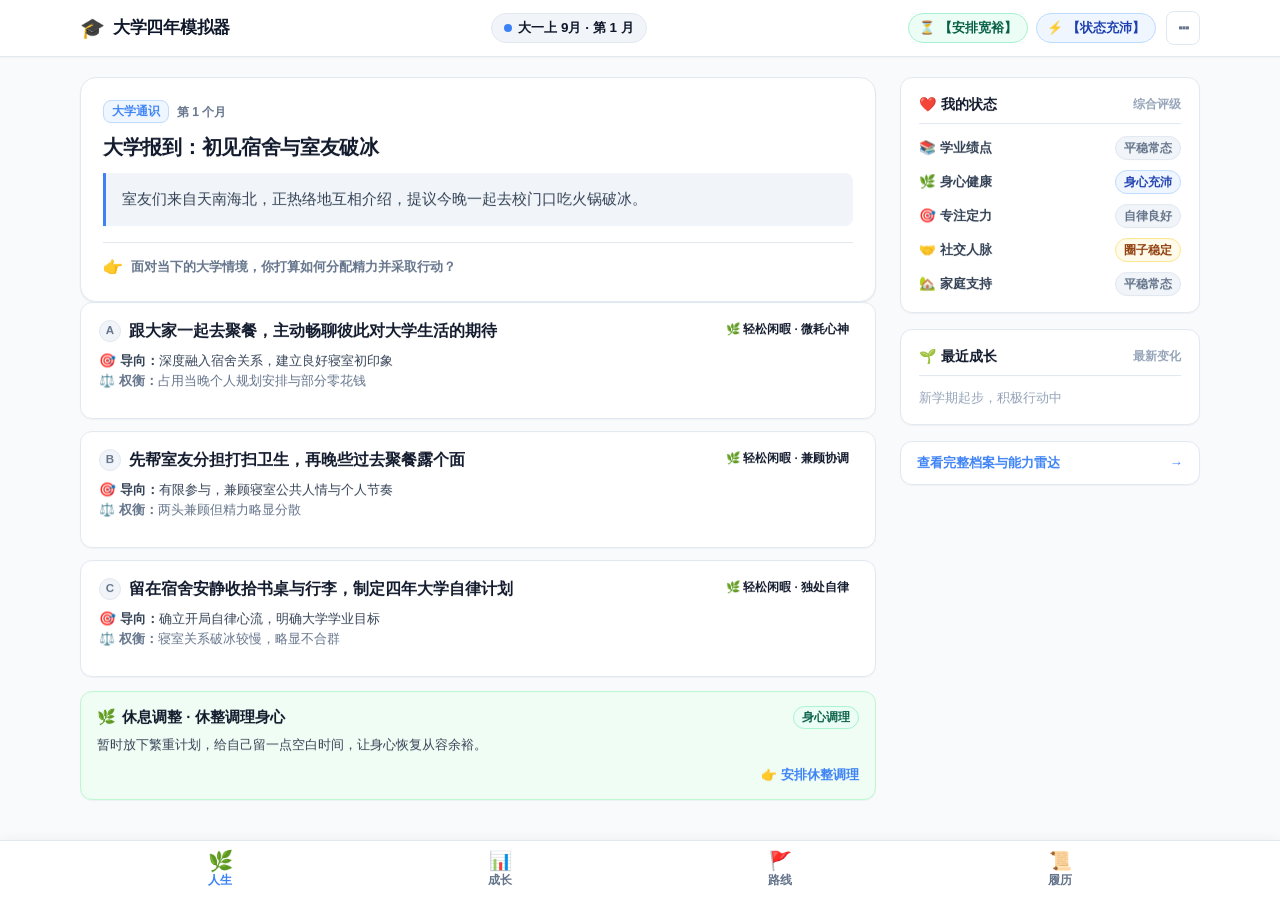
<file: index.html>
<!DOCTYPE html>
<html lang="zh-CN">
<head>
  <meta charset="UTF-8">
  <meta http-equiv="Cache-Control" content="no-cache, must-revalidate">
  <meta http-equiv="Pragma" content="no-cache">
  <meta http-equiv="Expires" content="0">
  <meta http-equiv="refresh" content="0; url=university-simulator-demo/index.html">
  <title>大学四年模拟器 v2.0 - 正在进入游戏...</title>
</head>
<body>
  <p>正在进入游戏，如果未自动跳转，请<a href="university-simulator-demo/index.html">点击这里直接进入</a>。</p>
</body>
</html>
</file>
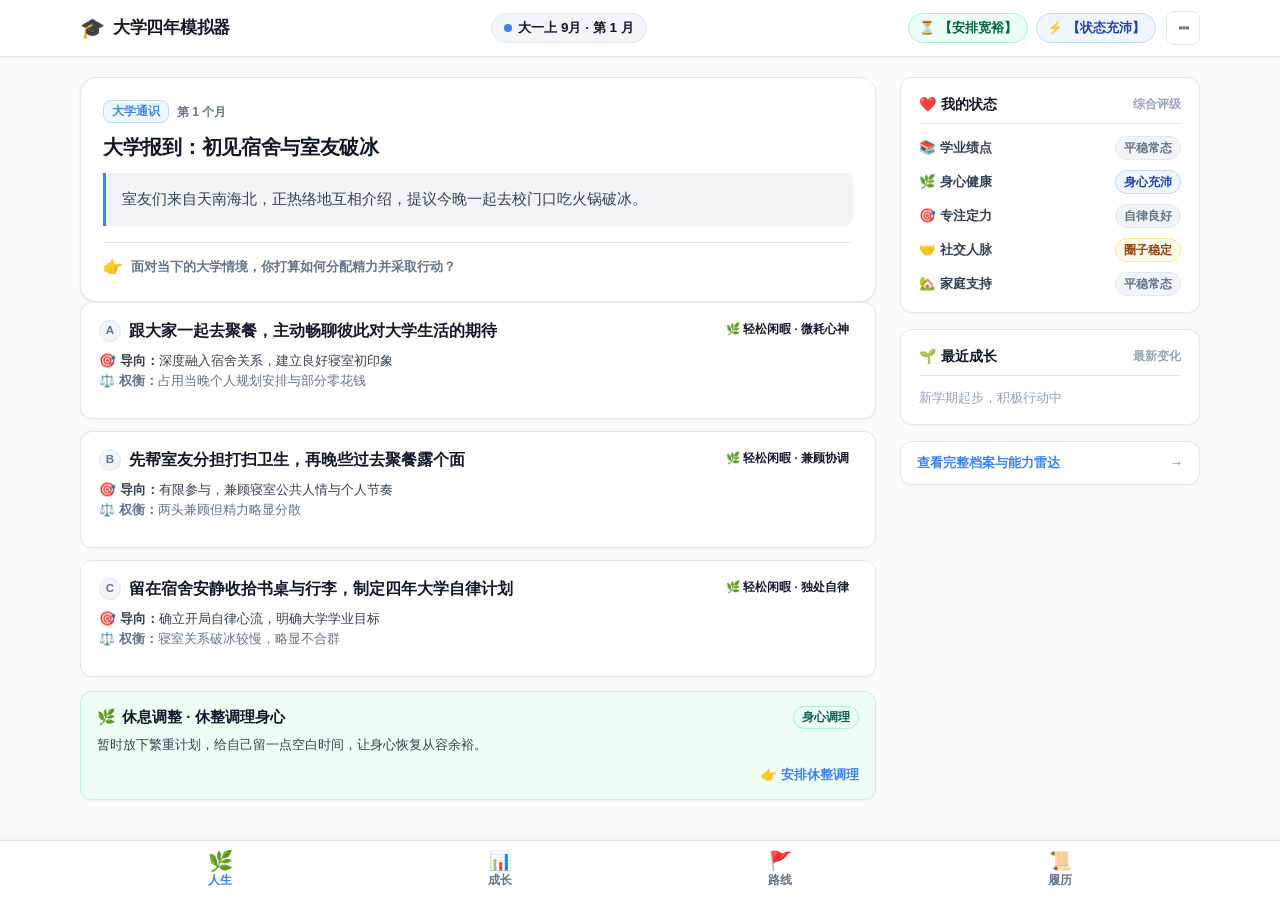
<file: university-simulator-demo/index.html>
<!DOCTYPE html>
<html lang="zh-CN">
<head>
  <meta charset="UTF-8">
  <meta name="viewport" content="width=device-width, initial-scale=1.0, maximum-scale=1.0, user-scalable=no, viewport-fit=cover">
  <meta http-equiv="Cache-Control" content="no-cache, must-revalidate">
  <meta http-equiv="Pragma" content="no-cache">
  <meta http-equiv="Expires" content="0">
  <title>大学四年模拟器 - 沉浸式人生模拟系统</title>
  <meta name="description" content="大学四年模拟器 - 体验真实大学四年的成长、抉择与人生轨迹">
  <!-- Static Asset Version: 20260827-02 -->
  <link rel="stylesheet" href="css/style.css?v=20260827-02">
</head>
<body>
  <!-- 顶部极简状态栏 (Top Status Bar) -->
  <header class="top-bar">
    <div class="top-bar-inner">
      <div class="top-bar-left">
        <div class="brand">
          <span class="brand-icon">🎓</span>
          <span class="brand-title">大学四年模拟器</span>
        </div>
      </div>
      <div class="top-bar-center">
        <div class="stage-badge" id="top-stage-badge">
          <span class="stage-dot"></span>
          <span id="top-stage-text">大一上 · 9月</span>
        </div>
      </div>
      <div class="top-bar-right">
        <div class="resource-group">
          <div class="res-item res-tu" id="res-tu-chip" title="自由时间：本月自主安排时间">
            <span class="res-icon">⏳</span>
            <span class="res-val" id="top-tu-val">【安排宽裕】</span>
          </div>
          <div class="res-item res-ep" id="res-ep-chip" title="精力状态：当前身心精力充沛">
            <span class="res-icon">⚡</span>
            <span class="res-val" id="top-ep-val">【状态充沛】</span>
          </div>
        </div>
        <button class="btn-icon-menu" id="btn-open-menu" title="游戏设置与更多操作" aria-label="更多菜单">
          <span>⋯</span>
        </button>
      </div>
    </div>
  </header>

  <!-- 主容器 (4大一级页面由底栏切换) -->
  <main class="app-main">
    <!-- ================= 页面 1: 人生 (Life 主页面) ================= -->
    <section class="tab-panel active" id="panel-life">
      <div class="life-layout">
        <!-- 左侧核心决策流：当前事件 / 月度结算 -->
        <div class="life-main-col">
          <!-- 阶段 A: 当前事件决策卡 (Event Choice Phase) -->
          <div class="event-stage-view" id="event-stage-view">
            <!-- 多个事件时的轻量切换胶囊 -->
            <div class="event-switch-bar" id="event-switch-bar" style="display: none;">
              <span class="switch-label">📋 本月机遇：</span>
              <div class="switch-chips" id="event-switch-chips"></div>
            </div>

            <!-- 当前主事件卡 -->
            <div class="current-event-card" id="current-event-card">
              <div class="event-meta-row">
                <span class="event-tag" id="cur-event-pkg-tag">学业课程</span>
                <span class="event-month-tag" id="cur-event-month-tag">第 1 个月</span>
              </div>
              <h2 class="event-headline" id="cur-event-title">新起点：大学第一堂专业导论课</h2>
              <div class="event-narrative-box" id="cur-event-scene">
                <!-- 动态填充剧情叙事 -->
              </div>
              <div class="action-prompt-row">
                <span class="prompt-icon">👉</span>
                <span class="prompt-text">面对当下的大学情境，你打算如何分配精力并采取行动？</span>
              </div>
            </div>

            <!-- 可选行动卡片列表 -->
            <div class="action-cards-grid" id="action-cards-grid">
              <!-- 动态填充 3~4 个 Action Card -->
            </div>

            <!-- 系统通用行动：休息调整 -->
            <div class="system-rest-section" id="system-rest-section">
              <!-- 动态填充 🌿 休息调整卡片 -->
            </div>
          </div>

          <!-- 阶段 B: 本次行动反馈卡 (Action Result Phase) -->
          <div class="month-result-view" id="month-result-view" style="display: none;">
            <div class="result-card">
              <div class="result-header">
                <div class="result-badge">🌟 本次行动反馈</div>
                <h2 class="result-title" id="result-title">本次选择带来了新的变化</h2>
                <div class="result-subtitle" id="result-subtitle">大学生活的脚步正在稳步向前</div>
              </div>

              <!-- 叙事反馈 -->
              <div class="result-story-box">
                <div class="story-label">📖 经历反馈：</div>
                <div class="story-text" id="result-story-text">
                  <!-- 动态填入 choice.result_text -->
                </div>
              </div>

              <!-- 本次行动定性变化与收获 -->
              <div class="result-changes-box">
                <div class="changes-label">📈 成长与影响：</div>
                <div class="changes-tags-list" id="result-changes-list">
                  <!-- 动态填入翻译为人类语言的成长与损耗 -->
                </div>
              </div>

              <!-- 推进操作按钮区 (动态渲染: 继续安排本月 / 结束本月) -->
              <div class="result-footer" id="result-footer-actions">
                <div class="result-actions-row">
                  <button class="btn-primary-advance" id="btn-result-continue-month">
                    <span>👉 继续安排本月</span>
                  </button>
                  <button class="btn-secondary-advance" id="btn-result-next-month">
                    <span id="btn-next-month-text">结束本月，进入下个月</span>
                    <span class="btn-arrow">&rarr;</span>
                  </button>
                </div>
              </div>
            </div>
          </div>
        </div>

        <!-- 右侧极简速览栏 (Quick Status Sidebar) -->
        <aside class="life-sidebar-col">
          <!-- 极简生活状态 -->
          <div class="quick-card">
            <div class="quick-card-head">
              <span class="head-title">❤️ 我的状态</span>
              <span class="head-sub">综合评级</span>
            </div>
            <div class="quick-status-list" id="quick-status-list">
              <!-- 动态填入 5 个核心生活状态 (学业, 健康, 心态, 社交, 家庭) -->
            </div>
          </div>

          <!-- 最近成长简讯 -->
          <div class="quick-card">
            <div class="quick-card-head">
              <span class="head-title">🌱 最近成长</span>
              <span class="head-sub">最新变化</span>
            </div>
            <div class="recent-growth-list" id="recent-growth-list">
              <!-- 动态填入最新 2~3 项正向能力沉淀 -->
            </div>
          </div>

          <!-- 前往完整档案快捷入口 -->
          <button class="btn-link-growth" id="link-to-growth-btn">
            <span>查看完整档案与能力雷达</span>
            <span class="link-arrow">&rarr;</span>
          </button>
        </aside>
      </div>
    </section>

    <!-- ================= 页面 2: 成长 (Growth 完整状态与能力) ================= -->
    <section class="tab-panel" id="panel-growth">
      <div class="panel-inner-container">
        <div class="panel-header">
          <h2 class="panel-title">📊 个人成长档案</h2>
          <p class="panel-desc">记录你在大学四年中的生活状态平衡与七大核心能力资产沉淀</p>
        </div>

        <!-- 第一层：五大基础生活状态 -->
        <div class="growth-section-card">
          <div class="card-section-title">
            <span>❤️ 基础生活状态 (Life States)</span>
          </div>
          <div class="states-grid" id="growth-basic-states-grid">
            <!-- 动态渲染学业、健康、心态、社交、家庭 -->
          </div>
        </div>

        <!-- 第二层：七大能力沉淀资产与雷达图 -->
        <div class="growth-section-card">
          <div class="card-section-title">
            <span>⚡ 七大核心能力资产 (Core Assets)</span>
          </div>
          <div class="growth-radar-wrapper" id="growth-radar-wrapper">
            <!-- 动态渲染七边形 SVG 能力雷达图 -->
          </div>
          <div class="capabilities-grid" id="growth-cap-grid">
            <!-- 动态渲染作品集, 科研, 硬技能, 交付力, 口碑, 专注, AI深度 -->
          </div>
        </div>
      </div>
    </section>

    <!-- ================= 页面 3: 路线 (Routes 发展规划与路径) ================= -->
    <section class="tab-panel" id="panel-routes">
      <div class="panel-inner-container">
        <div class="panel-header">
          <h2 class="panel-title">🚩 毕业发展路径规划</h2>
          <p class="panel-desc">探索并推进校招就业、名校推免、考研统考与极客创业等多元方向</p>
        </div>

        <!-- 路线卡片容器 (渐进式展开) -->
        <div class="routes-container" id="routes-cards-container">
          <!-- 动态渲染 4 大发展路线与展开详情 -->
        </div>
      </div>
    </section>

    <!-- ================= 页面 4: 履历 (History 人生经历与成果) ================= -->
    <section class="tab-panel" id="panel-history">
      <div class="panel-inner-container">
        <div class="panel-header">
          <h2 class="panel-title">📜 大学人生履历与里程碑</h2>
          <p class="panel-desc">沉淀四年里的每一次关键抉择、里程碑成就、项目科研与毕业成果</p>
        </div>

        <!-- 履历子导航 -->
        <div class="history-subtabs">
          <button class="subtab-btn active" data-subtab="timeline">⏱️ 人生大事记</button>
          <button class="subtab-btn" data-subtab="milestones">🏆 关键里程碑</button>
          <button class="subtab-btn" data-subtab="projects">💻 STAR 项目库</button>
          <button class="subtab-btn" data-subtab="resume-view">🎓 毕业成果与简历</button>
        </div>

        <!-- 子页面 1: 人生大事记时间轴 -->
        <div class="history-subpanel active" id="subpanel-timeline">
          <div class="timeline-container" id="history-timeline-list">
            <!-- 动态渲染按学期分组的时间轴 -->
          </div>
        </div>

        <!-- 子页面 2: 关键里程碑 -->
        <div class="history-subpanel" id="subpanel-milestones" style="display: none;">
          <div class="milestones-grid" id="history-milestones-grid">
            <!-- 动态渲染人生经历/里程碑成就徽章 -->
          </div>
        </div>

        <!-- 子页面 3: STAR 项目经历库 -->
        <div class="history-subpanel" id="subpanel-projects" style="display: none;">
          <div class="projects-list" id="history-projects-list">
            <!-- 动态渲染积累的 STAR 项目与科研经历 -->
          </div>
        </div>

        <!-- 子页面 4: 毕业成果预览 / 正式简历 -->
        <div class="history-subpanel" id="subpanel-resume-view" style="display: none;">
          <div class="resume-preview-container" id="history-resume-preview">
            <!-- 动态渲染：未毕业显示成型中提示，毕业后展示双视图 -->
          </div>
        </div>
      </div>
    </section>
  </main>

  <!-- 底部固定一级导航栏 (Bottom Navigation) -->
  <nav class="bottom-nav">
    <div class="bottom-nav-inner">
      <button class="nav-item active" data-tab="life" id="nav-btn-life">
        <span class="nav-icon">🌿</span>
        <span class="nav-text">人生</span>
      </button>
      <button class="nav-item" data-tab="growth" id="nav-btn-growth">
        <span class="nav-icon">📊</span>
        <span class="nav-text">成长</span>
      </button>
      <button class="nav-item" data-tab="routes" id="nav-btn-routes">
        <span class="nav-icon">🚩</span>
        <span class="nav-text">路线</span>
      </button>
      <button class="nav-item" data-tab="history" id="nav-btn-history">
        <span class="nav-icon">📜</span>
        <span class="nav-text">履历</span>
      </button>
    </div>
  </nav>

  <!-- ================= 弹窗系统 ================= -->

  <!-- 1. 游戏主菜单弹窗 (Settings / Menu Modal) -->
  <div class="modal-overlay" id="menu-modal" style="display: none;">
    <div class="modal-card menu-modal-card">
      <div class="modal-header">
        <h3 class="modal-title">⚙️ 游戏菜单与设置</h3>
        <button class="btn-close" id="btn-close-menu">&times;</button>
      </div>
      <div class="menu-list">
        <button class="menu-item" id="menu-btn-save">
          <div class="menu-item-icon">💾</div>
          <div class="menu-item-info">
            <div class="menu-item-title">保存游戏进度</div>
            <div class="menu-item-desc">将当前大学人生存档保存在本地浏览器</div>
          </div>
        </button>
        <button class="menu-item" id="menu-btn-load">
          <div class="menu-item-icon">📂</div>
          <div class="menu-item-info">
            <div class="menu-item-title">读取已有存档</div>
            <div class="menu-item-desc">恢复最近一次保存的游戏进度</div>
          </div>
        </button>
        <button class="menu-item" id="menu-btn-restart">
          <div class="menu-item-icon">🔄</div>
          <div class="menu-item-info">
            <div class="menu-item-title">重新开始人生</div>
            <div class="menu-item-desc">重置为大一 9 月新生初始状态</div>
          </div>
        </button>
        <button class="menu-item" id="menu-btn-open-debug">
          <div class="menu-item-icon">🛠️</div>
          <div class="menu-item-info">
            <div class="menu-item-title">开发者调试与演练工具</div>
            <div class="menu-item-desc">快速预设演练、属性调整、月份跳转与结局测试</div>
          </div>
        </button>
      </div>
    </div>
  </div>

  <!-- 2. 开发者调试与演练工具弹窗 (Debug Console Modal - 隐藏在菜单与URL中) -->
  <div class="modal-overlay" id="debug-modal" style="display: none;">
    <div class="modal-card debug-modal-card">
      <div class="modal-header">
        <h3 class="modal-title">🛠️ 开发者与测试演练控制台 (Debug Console)</h3>
        <button class="btn-close" id="btn-close-debug">&times;</button>
      </div>
      <div class="debug-modal-body">
        <div class="debug-block">
          <div class="debug-block-title">⚡ 核心路线一键演练预设 (Playtest Presets)</div>
          <div class="debug-presets-grid">
            <button class="btn-debug-preset" id="dbg-route-a">Route A: 极客工程实战 + 顶级大厂 SSP (E04)</button>
            <button class="btn-debug-preset" id="dbg-route-b">Route B: 顶尖名校学术保研推免 (E01)</button>
            <button class="btn-debug-preset" id="dbg-route-c">Route C: 统考高分金榜题名 (E03)</button>
            <button class="btn-debug-preset" id="dbg-route-d">Route D: 稳健发展·优质名企骨干 (E06)</button>
            <button class="btn-debug-preset" id="dbg-route-e">Route E: 极客创业·具身智能核心力量 (E05)</button>
          </div>
        </div>

        <div class="debug-block">
          <div class="debug-block-title">⏱️ 月份快速跳转</div>
          <div class="debug-jump-row">
            <select class="debug-select" id="dbg-month-select"></select>
            <button class="btn-debug-action" id="dbg-btn-jump-month">跳转至指定月份</button>
          </div>
        </div>

        <div class="debug-block">
          <div class="debug-block-title">🏆 结局直接测试</div>
          <div class="debug-ending-btns" id="dbg-ending-btns">
            <!-- 动态生成 E01~E15 快捷测试按钮 -->
          </div>
        </div>

        <div class="debug-block">
          <div class="debug-block-title">🔍 原始状态查看 (Raw State Inspector)</div>
          <pre class="debug-json-view" id="dbg-raw-state"></pre>
        </div>
      </div>
    </div>
  </div>

  <!-- 3. 毕业大结局与简历全屏弹窗 (Graduation & Resume Modal) -->
  <div class="modal-overlay" id="resume-modal-overlay" style="display: none;">
    <div class="modal-card resume-modal-card">
      <div class="resume-modal-top">
        <div class="resume-nav-tabs">
          <button class="resume-tab-btn active" id="tab-btn-certificate">🎓 毕业去向荣誉证书</button>
          <button class="resume-tab-btn" id="tab-btn-resume">📄 大赛级标准毕业简历</button>
        </div>
        <button class="btn-close-modal" id="btn-close-resume">&times;</button>
      </div>
      <div class="resume-modal-body" id="resume-modal-body">
        <!-- 动态渲染最终毕业简历与结局证书 -->
      </div>
    </div>
  </div>

  <!-- 脚本载入 (统一静态资源版本: 20260827-02) -->
  <script src="js/state.js?v=20260827-02"></script>
  <script src="js/engine.js?v=20260827-02"></script>
  <script src="js/events_embed.js?v=20260827-02"></script>
  <script src="js/app.js?v=20260827-02"></script>
</body>
</html>
</file>
<file: university-simulator-demo/css/style.css>
/* ==========================================================================
   大学四年模拟器 - 沉浸式人生模拟系统全端响应式样式表 (style.css)
   
   【分区架构】：
   1. Design Tokens & CSS Variables
   2. Base Reset & Global Typography (Touch, Safe Area & Font Fallbacks)
   3. Desktop Layout & Components (Base Layout >= 1200px)
   4. Tablet Layout (768px ~ 1199px - Landscape & Portrait)
   5. Mobile Layout (< 768px - Portrait Single Column & Touch Ergonomics)
   6. Small Mobile Optimization (<= 380px - iPhone SE / 320x568 / 360x640)
   7. Mobile Landscape Optimization (max-height <= 500px)
   8. Modals, Bottom Sheets & Overlay System
   9. Heptagon SVG Radar Chart
   ========================================================================== */

/* ================= 1. Design Tokens & CSS Variables ================= */
:root {
  /* 基础中性色彩 */
  --bg-app: #f8fafc;
  --bg-card: #ffffff;
  --bg-card-subtle: #f1f5f9;
  --bg-card-muted: #f8fafc;
  --bg-overlay: rgba(15, 23, 42, 0.65);

  /* 主题与语义色 */
  --primary: #3b82f6;
  --primary-hover: #2563eb;
  --primary-light: #eff6ff;
  --primary-border: #bfdbfe;

  --success: #10b981;
  --success-light: #ecfdf5;
  --success-border: #a7f3d0;

  --warning: #f59e0b;
  --warning-light: #fffbeb;
  --warning-border: #fde68a;

  --danger: #ef4444;
  --danger-light: #fef2f2;
  --danger-border: #fecaca;

  --indigo: #6366f1;
  --indigo-light: #eef2ff;

  /* 文字颜色 */
  --text-main: #0f172a;
  --text-body: #334155;
  --text-muted: #64748b;
  --text-light: #94a3b8;
  --text-inverse: #ffffff;

  /* 边框与分割 */
  --border-subtle: #e2e8f0;
  --border-card: #e2e8f0;
  --border-focus: #cbd5e1;

  /* 阴影 */
  --shadow-xs: 0 1px 2px rgba(0, 0, 0, 0.04);
  --shadow-sm: 0 1px 3px rgba(0, 0, 0, 0.05), 0 1px 2px rgba(0, 0, 0, 0.03);
  --shadow-md: 0 4px 6px -1px rgba(0, 0, 0, 0.06), 0 2px 4px -2px rgba(0, 0, 0, 0.04);
  --shadow-lg: 0 10px 15px -3px rgba(0, 0, 0, 0.07), 0 4px 6px -4px rgba(0, 0, 0, 0.03);
  --shadow-float: 0 12px 24px -4px rgba(15, 23, 42, 0.1);

  /* 统一圆角 tokens */
  --radius-sm: 8px;
  --radius-card: 12px;
  --radius-lg: 16px;
  --radius-full: 9999px;

  /* 布局尺寸 tokens */
  --container-max-width: 1160px;
  --top-bar-height: 56px;
  --bottom-nav-height: 60px;

  /* 字体系统 (全平台兼顾: iOS / Android / Windows / macOS) */
  --font-sans: -apple-system, BlinkMacSystemFont, "Segoe UI", Roboto, "Noto Sans SC", "Source Han Sans SC", "PingFang SC", "Hiragino Sans GB", "Microsoft YaHei", "Helvetica Neue", Arial, sans-serif;
  --font-mono: ui-monospace, SFMono-Regular, Menlo, Monaco, Consolas, monospace;
}

/* ================= 2. Base Reset & Global Typography ================= */
*, *::before, *::after {
  box-sizing: border-box;
  margin: 0;
  padding: 0;
  -webkit-tap-highlight-color: transparent;
}

html {
  width: 100%;
  height: 100%;
  overflow-x: hidden;
  -webkit-text-size-adjust: 100%;
  text-size-adjust: 100%;
}

body {
  width: 100%;
  min-height: 100%;
  min-height: 100dvh;
  background-color: var(--bg-app);
  color: var(--text-main);
  font-family: var(--font-sans);
  line-height: 1.5;
  -webkit-font-smoothing: antialiased;
  -moz-osx-font-smoothing: grayscale;
  display: flex;
  flex-direction: column;
  overflow-x: hidden;
}

button, input, select {
  font-family: inherit;
  touch-action: manipulation;
}

button {
  user-select: none;
  -webkit-user-select: none;
  cursor: pointer;
}

img, svg {
  max-width: 100%;
  height: auto;
  display: block;
}

/* ================= 3. Desktop Layout & Components (Base >= 1200px) ================= */

/* 顶部状态栏 */
.top-bar {
  width: 100%;
  background: var(--bg-card);
  border-bottom: 1px solid var(--border-subtle);
  position: sticky;
  top: 0;
  z-index: 50;
  box-shadow: var(--shadow-xs);
  padding-top: env(safe-area-inset-top, 0px);
}

.top-bar-inner {
  width: 100%;
  max-width: var(--container-max-width);
  margin: 0 auto;
  padding: 0 20px;
  height: var(--top-bar-height);
  display: flex;
  justify-content: space-between;
  align-items: center;
  gap: 12px;
}

.top-bar-left {
  display: flex;
  align-items: center;
  flex-shrink: 0;
}

.top-bar-left .brand {
  display: flex;
  align-items: center;
  gap: 8px;
}

.brand-icon {
  font-size: 1.25rem;
  line-height: 1;
}

.brand-title {
  font-size: 1.05rem;
  font-weight: 800;
  color: var(--text-main);
  letter-spacing: -0.3px;
  white-space: nowrap;
}

.top-bar-center {
  display: flex;
  align-items: center;
  justify-content: center;
  flex: 1;
  min-width: 0;
}

.stage-badge {
  display: inline-flex;
  align-items: center;
  gap: 6px;
  background: var(--bg-card-subtle);
  border: 1px solid var(--border-subtle);
  padding: 4px 12px;
  border-radius: var(--radius-full);
  font-size: 0.84rem;
  font-weight: 700;
  color: var(--text-main);
  white-space: nowrap;
}

.stage-dot {
  width: 8px;
  height: 8px;
  border-radius: 50%;
  background-color: var(--primary);
  flex-shrink: 0;
}

.top-bar-right {
  display: flex;
  align-items: center;
  gap: 10px;
  flex-shrink: 0;
}

.resource-group {
  display: flex;
  align-items: center;
  gap: 8px;
}

.res-item {
  display: inline-flex;
  align-items: center;
  gap: 4px;
  padding: 4px 10px;
  border-radius: var(--radius-full);
  font-size: 0.8rem;
  font-weight: 700;
  white-space: nowrap;
  user-select: none;
}

.res-tu {
  background: var(--success-light);
  border: 1px solid var(--success-border);
  color: #065f46;
}

.res-ep {
  background: var(--primary-light);
  border: 1px solid var(--primary-border);
  color: #1e40af;
}

.btn-icon-menu {
  background: transparent;
  border: 1px solid var(--border-subtle);
  width: 34px;
  height: 34px;
  border-radius: var(--radius-sm);
  display: inline-flex;
  align-items: center;
  justify-content: center;
  cursor: pointer;
  font-size: 1.15rem;
  font-weight: bold;
  color: var(--text-muted);
  transition: all 0.15s;
  flex-shrink: 0;
}

.btn-icon-menu:active {
  transform: scale(0.92);
}

.btn-icon-menu:hover {
  background: var(--bg-card-subtle);
  color: var(--text-main);
  border-color: var(--border-focus);
}

/* 主内容容器 */
.app-main {
  flex: 1;
  width: 100%;
  max-width: var(--container-max-width);
  margin: 0 auto;
  padding: 20px 20px calc(var(--bottom-nav-height) + env(safe-area-inset-bottom, 0px) + 16px) 20px;
  min-width: 0;
}

.tab-panel {
  display: none;
  width: 100%;
  min-width: 0;
  animation: fadeIn 0.2s ease-out;
}

.tab-panel.active {
  display: block;
}

@keyframes fadeIn {
  from { opacity: 0; transform: translateY(3px); }
  to { opacity: 1; transform: translateY(0); }
}

.panel-inner-container {
  display: flex;
  flex-direction: column;
  gap: 18px;
  width: 100%;
  min-width: 0;
}

.panel-header {
  margin-bottom: 2px;
}

.panel-title {
  font-size: 1.25rem;
  font-weight: 800;
  color: var(--text-main);
  letter-spacing: -0.3px;
}

.panel-desc {
  font-size: 0.86rem;
  color: var(--text-muted);
  margin-top: 2px;
}

/* ================= 页面 1: 人生 (Life View) ================= */
.life-layout {
  display: grid;
  grid-template-columns: minmax(0, 1fr) 300px;
  gap: 24px;
  align-items: start;
  width: 100%;
  min-width: 0;
}

.life-main-col {
  display: flex;
  flex-direction: column;
  gap: 16px;
  min-width: 0;
  width: 100%;
}

.life-sidebar-col {
  display: flex;
  flex-direction: column;
  gap: 16px;
  min-width: 0;
  width: 100%;
}

/* 多事件切换胶囊条 */
.event-switch-bar {
  display: flex;
  align-items: center;
  gap: 8px;
  margin-bottom: 4px;
  width: 100%;
  min-width: 0;
  overflow-x: auto;
  -webkit-overflow-scrolling: touch;
  scrollbar-width: none;
  padding-bottom: 4px;
}

.event-switch-bar::-webkit-scrollbar {
  display: none;
}

.switch-label {
  font-size: 0.8rem;
  color: var(--text-muted);
  white-space: nowrap;
  font-weight: 700;
  flex-shrink: 0;
}

.switch-chips {
  display: flex;
  flex-wrap: wrap;
  gap: 6px;
  flex: 1;
  min-width: 0;
}

.switch-chip {
  background: var(--bg-card);
  border: 1px solid var(--border-subtle);
  padding: 5px 12px;
  border-radius: var(--radius-full);
  font-size: 0.78rem;
  font-weight: 600;
  color: var(--text-body);
  cursor: pointer;
  transition: all 0.15s;
  max-width: 100%;
  overflow-wrap: anywhere;
  word-break: normal;
  white-space: nowrap;
  flex-shrink: 0;
}

.switch-chip:active {
  transform: scale(0.95);
}

.switch-chip:hover {
  border-color: var(--primary);
  color: var(--primary);
}

.switch-chip.active {
  background: var(--primary);
  color: #fff;
  border-color: var(--primary);
}

/* 当前主事件卡 */
.current-event-card {
  background: var(--bg-card);
  border: 1px solid var(--border-card);
  border-radius: var(--radius-lg);
  padding: 22px;
  box-shadow: var(--shadow-sm);
  width: 100%;
  min-width: 0;
}

.event-meta-row {
  display: flex;
  align-items: center;
  gap: 8px;
  margin-bottom: 10px;
}

.event-tag {
  background: var(--primary-light);
  color: var(--primary);
  border: 1px solid var(--primary-border);
  font-size: 0.72rem;
  font-weight: 700;
  padding: 2px 8px;
  border-radius: var(--radius-sm);
  text-transform: uppercase;
}

.event-month-tag {
  font-size: 0.75rem;
  color: var(--text-muted);
  font-weight: 600;
}

.event-headline {
  font-size: 1.25rem;
  font-weight: 800;
  color: var(--text-main);
  line-height: 1.4;
  margin-bottom: 12px;
  letter-spacing: -0.3px;
  overflow-wrap: anywhere;
  word-break: normal;
}

.event-narrative-box {
  background: var(--bg-card-subtle);
  border-left: 3.5px solid var(--primary);
  padding: 14px 16px;
  border-radius: 0 var(--radius-sm) var(--radius-sm) 0;
  font-size: 0.92rem;
  line-height: 1.7;
  color: var(--text-body);
  margin-bottom: 16px;
  overflow-wrap: anywhere;
  word-break: normal;
}

.action-prompt-row {
  display: flex;
  align-items: center;
  gap: 8px;
  font-size: 0.84rem;
  font-weight: 700;
  color: var(--text-muted);
  border-top: 1px solid var(--border-subtle);
  padding-top: 12px;
}

.prompt-icon {
  font-size: 1rem;
}

/* 行动选项卡片列表 */
.action-cards-grid {
  display: flex;
  flex-direction: column;
  gap: 12px;
  width: 100%;
  min-width: 0;
}

.action-card {
  background: var(--bg-card);
  border: 1.5px solid var(--border-card);
  border-radius: var(--radius-card);
  padding: 16px 18px;
  cursor: pointer;
  transition: all 0.18s cubic-bezier(0.4, 0, 0.2, 1);
  display: flex;
  flex-direction: column;
  gap: 8px;
  box-shadow: var(--shadow-xs);
  position: relative;
  width: 100%;
  min-width: 0;
  min-height: 44px;
}

.action-card:hover:not(.disabled) {
  border-color: var(--primary);
  transform: translateY(-2px);
  box-shadow: var(--shadow-md);
}

.action-card:active:not(.disabled) {
  transform: scale(0.985);
  background: var(--bg-card-subtle);
}

.action-card.disabled {
  opacity: 0.55;
  cursor: not-allowed;
  background: var(--bg-card-subtle);
}

.action-card-top {
  display: flex;
  justify-content: space-between;
  align-items: flex-start;
  gap: 10px;
  flex-wrap: wrap;
}

.action-card-title {
  font-size: 0.98rem;
  font-weight: 800;
  color: var(--text-main);
  display: flex;
  align-items: center;
  gap: 8px;
  flex: 1;
  min-width: 0;
  overflow-wrap: anywhere;
  word-break: normal;
}

.action-key-pill {
  width: 22px;
  height: 22px;
  border-radius: 50%;
  background: var(--bg-card-subtle);
  color: var(--text-muted);
  font-size: 0.72rem;
  font-weight: 800;
  display: inline-flex;
  align-items: center;
  justify-content: center;
  border: 1px solid var(--border-subtle);
  flex-shrink: 0;
}

.action-card:hover:not(.disabled) .action-key-pill {
  background: var(--primary);
  color: #fff;
  border-color: var(--primary);
}

.load-badge {
  font-size: 0.72rem;
  font-weight: 700;
  padding: 2px 8px;
  border-radius: var(--radius-full);
  white-space: nowrap;
  flex-shrink: 0;
}

.load-badge.lvl-0 { background: #f0fdf4; color: #166534; border: 1px solid #bbf7d0; }
.load-badge.lvl-1 { background: #eff6ff; color: #1e40af; border: 1px solid #bfdbfe; }
.load-badge.lvl-2 { background: #fffbeb; color: #92400e; border: 1px solid #fde68a; }
.load-badge.lvl-3 { background: #fef2f2; color: #991b1b; border: 1px solid #fecaca; }

.action-intent-text {
  font-size: 0.84rem;
  color: var(--text-body);
  line-height: 1.5;
  overflow-wrap: anywhere;
  word-break: normal;
}

.action-footer-row {
  display: flex;
  justify-content: space-between;
  align-items: center;
  flex-wrap: wrap;
  gap: 8px;
  margin-top: 4px;
  font-size: 0.78rem;
}

.action-cost-tags {
  display: flex;
  flex-wrap: wrap;
  gap: 6px;
  font-weight: 600;
  color: var(--text-muted);
}

.action-disabled-hint {
  color: var(--danger);
  font-size: 0.76rem;
  font-weight: 700;
}

.action-overdraft-warn {
  color: var(--warning);
  font-size: 0.76rem;
  font-weight: 700;
}

/* 系统级通用行动卡：休息调整 */
.system-rest-section {
  margin-top: 14px;
  width: 100%;
  min-width: 0;
}

.rest-action-card {
  background: #f0fdf4;
  border: 1.5px solid #bbf7d0;
  border-radius: var(--radius-card);
  padding: 14px 16px;
  cursor: pointer;
  transition: all 0.18s cubic-bezier(0.4, 0, 0.2, 1);
  display: flex;
  flex-direction: column;
  gap: 6px;
  box-shadow: var(--shadow-xs);
  width: 100%;
  min-width: 0;
  min-height: 44px;
}

.rest-action-card:hover:not(.disabled) {
  border-color: #22c55e;
  background: #dcfce7;
  transform: translateY(-2px);
  box-shadow: var(--shadow-md);
}

.rest-action-card:active:not(.disabled) {
  transform: scale(0.985);
}

.rest-action-card.disabled {
  opacity: 0.55;
  cursor: not-allowed;
  background: var(--bg-card-subtle);
  border-color: var(--border-subtle);
}

.rest-action-card.recovery-highlight {
  border-color: #f59e0b;
  background: #fffbeb;
  box-shadow: 0 0 0 2px rgba(245, 158, 11, 0.25);
}

.rest-card-head {
  display: flex;
  justify-content: space-between;
  align-items: center;
  gap: 8px;
  flex-wrap: wrap;
}

.rest-card-title {
  font-size: 0.94rem;
  font-weight: 800;
  color: var(--text-main);
  display: flex;
  align-items: center;
  gap: 6px;
}

.rest-badge {
  font-size: 0.72rem;
  font-weight: 700;
  padding: 2px 8px;
  border-radius: var(--radius-full);
  white-space: nowrap;
}

.rest-badge-normal {
  background: var(--success-light);
  color: #065f46;
  border: 1px solid var(--success-border);
}

.rest-badge-urgent {
  background: #fef2f2;
  color: #991b1b;
  border: 1px solid #fecaca;
}

.rest-desc-text {
  font-size: 0.84rem;
  color: var(--text-body);
  line-height: 1.5;
  overflow-wrap: anywhere;
  word-break: normal;
}

.rest-card-footer {
  display: flex;
  justify-content: flex-end;
  align-items: center;
  margin-top: 4px;
}

.rest-cta-text {
  font-size: 0.8rem;
  font-weight: 700;
  color: var(--primary);
}

/* 行动结果反馈卡 (Action Result Feedback Phase) */
.month-result-view {
  animation: fadeIn 0.25s ease-out;
  width: 100%;
  min-width: 0;
}

.result-card {
  background: var(--bg-card);
  border: 1px solid var(--border-card);
  border-radius: var(--radius-lg);
  padding: 24px 20px;
  box-shadow: var(--shadow-sm);
  display: flex;
  flex-direction: column;
  gap: 18px;
  width: 100%;
  min-width: 0;
}

.result-header {
  border-bottom: 1px solid var(--border-subtle);
  padding-bottom: 14px;
}

.result-badge {
  display: inline-block;
  background: var(--success-light);
  color: #065f46;
  border: 1px solid var(--success-border);
  font-size: 0.75rem;
  font-weight: 800;
  padding: 2px 10px;
  border-radius: var(--radius-full);
  margin-bottom: 8px;
}

.result-title {
  font-size: 1.25rem;
  font-weight: 800;
  color: var(--text-main);
  overflow-wrap: anywhere;
  word-break: normal;
}

.result-subtitle {
  font-size: 0.84rem;
  color: var(--text-muted);
  margin-top: 2px;
  overflow-wrap: anywhere;
}

.result-story-box {
  background: var(--bg-card-subtle);
  border: 1px solid var(--border-subtle);
  border-left: 4px solid var(--success);
  padding: 14px 16px;
  border-radius: 0 var(--radius-sm) var(--radius-sm) 0;
  overflow-wrap: anywhere;
  word-break: normal;
}

.story-label {
  font-size: 0.82rem;
  font-weight: 700;
  color: var(--text-muted);
  margin-bottom: 6px;
}

.story-text {
  font-size: 0.92rem;
  line-height: 1.7;
  color: var(--text-body);
  overflow-wrap: anywhere;
  word-break: normal;
}

.result-changes-box {
  background: #ffffff;
  border: 1px solid var(--border-subtle);
  border-radius: var(--radius-card);
  padding: 14px 16px;
}

.changes-label {
  font-size: 0.82rem;
  font-weight: 700;
  color: var(--text-muted);
  margin-bottom: 10px;
}

.changes-tags-list {
  display: flex;
  flex-wrap: wrap;
  gap: 8px;
}

.change-pill {
  display: inline-flex;
  align-items: center;
  gap: 5px;
  padding: 4px 10px;
  border-radius: var(--radius-full);
  font-size: 0.8rem;
  font-weight: 700;
}

.change-pill.pos {
  background: var(--success-light);
  color: #065f46;
  border: 1px solid var(--success-border);
}

.change-pill.neg {
  background: var(--danger-light);
  color: #991b1b;
  border: 1px solid var(--danger-border);
}

.change-pill.tag {
  background: var(--indigo-light);
  color: #3730a3;
  border: 1px solid #c7d2fe;
}

.result-actions-row {
  display: flex;
  gap: 12px;
  width: 100%;
  flex-wrap: wrap;
}

.result-actions-row .btn-primary-advance {
  flex: 1.2;
  min-width: 180px;
}

.btn-primary-advance {
  width: 100%;
  background: var(--primary);
  color: #ffffff;
  border: none;
  padding: 14px 24px;
  border-radius: var(--radius-card);
  font-size: 1rem;
  font-weight: 800;
  cursor: pointer;
  display: flex;
  align-items: center;
  justify-content: center;
  gap: 8px;
  box-shadow: var(--shadow-sm);
  min-height: 44px;
  transition: all 0.2s cubic-bezier(0.4, 0, 0.2, 1);
}

.btn-primary-advance:active {
  transform: scale(0.985);
}

.btn-primary-advance:hover {
  background: var(--primary-hover);
  box-shadow: var(--shadow-md);
}

.btn-secondary-advance {
  flex: 1;
  min-width: 160px;
  background: var(--bg-card-subtle);
  color: var(--text-body);
  border: 1.5px solid var(--border-subtle);
  padding: 14px 20px;
  border-radius: var(--radius-card);
  font-size: 0.94rem;
  font-weight: 700;
  cursor: pointer;
  display: flex;
  align-items: center;
  justify-content: center;
  gap: 8px;
  min-height: 44px;
  transition: all 0.15s ease;
}

.btn-secondary-advance:hover {
  background: #ffffff;
  border-color: var(--border-focus);
  color: var(--text-main);
}

.btn-secondary-advance:active {
  transform: scale(0.985);
}

/* 右侧人物简要状态 (Quick Status Sidebar) */
.quick-card {
  background: var(--bg-card);
  border: 1px solid var(--border-card);
  border-radius: var(--radius-card);
  padding: 16px 18px;
  box-shadow: var(--shadow-xs);
  width: 100%;
  min-width: 0;
}

.quick-card-head {
  display: flex;
  justify-content: space-between;
  align-items: center;
  margin-bottom: 12px;
  padding-bottom: 8px;
  border-bottom: 1px solid var(--border-subtle);
}

.head-title {
  font-size: 0.88rem;
  font-weight: 800;
  color: var(--text-main);
}

.head-sub {
  font-size: 0.72rem;
  color: var(--text-light);
  font-weight: 600;
}

.quick-status-list {
  display: flex;
  flex-direction: column;
  gap: 10px;
}

.quick-status-row {
  display: flex;
  justify-content: space-between;
  align-items: center;
  font-size: 0.84rem;
  gap: 8px;
}

.quick-status-name {
  font-weight: 600;
  color: var(--text-body);
  display: flex;
  align-items: center;
  gap: 6px;
  white-space: nowrap;
}

.quick-status-badge {
  font-size: 0.75rem;
  font-weight: 700;
  padding: 2px 8px;
  border-radius: var(--radius-full);
  white-space: nowrap;
}

.badge-success { background: var(--success-light); color: #065f46; border: 1px solid var(--success-border); }
.badge-primary { background: var(--primary-light); color: #1e40af; border: 1px solid var(--primary-border); }
.badge-warning { background: var(--warning-light); color: #92400e; border: 1px solid var(--warning-border); }
.badge-danger  { background: var(--danger-light); color: #991b1b; border: 1px solid var(--danger-border); }
.badge-neutral { background: var(--bg-card-subtle); color: var(--text-muted); border: 1px solid var(--border-subtle); }

.recent-growth-list {
  display: flex;
  flex-direction: column;
  gap: 8px;
}

.growth-item-row {
  display: flex;
  align-items: center;
  gap: 6px;
  font-size: 0.82rem;
  color: var(--text-body);
  overflow-wrap: anywhere;
}

.growth-item-icon {
  color: var(--success);
  font-weight: bold;
  flex-shrink: 0;
}

.btn-link-growth {
  background: var(--bg-card);
  border: 1px solid var(--border-card);
  padding: 12px 16px;
  border-radius: var(--radius-card);
  font-size: 0.84rem;
  font-weight: 700;
  color: var(--primary);
  display: flex;
  align-items: center;
  justify-content: space-between;
  cursor: pointer;
  min-height: 44px;
  transition: all 0.15s;
  box-shadow: var(--shadow-xs);
  width: 100%;
}

.btn-link-growth:active {
  transform: scale(0.985);
}

.btn-link-growth:hover {
  background: var(--primary-light);
  border-color: var(--primary-border);
}

/* ================= 页面 2: 成长 (Growth Page) ================= */
.growth-section-card {
  background: var(--bg-card);
  border: 1px solid var(--border-card);
  border-radius: var(--radius-card);
  padding: 18px 20px;
  box-shadow: var(--shadow-xs);
  width: 100%;
  min-width: 0;
}

.card-section-title {
  font-size: 0.96rem;
  font-weight: 800;
  color: var(--text-main);
  margin-bottom: 14px;
  padding-bottom: 8px;
  border-bottom: 1px solid var(--border-subtle);
  display: flex;
  justify-content: space-between;
  align-items: center;
}

.states-grid {
  display: grid;
  grid-template-columns: repeat(auto-fill, minmax(min(100%, 250px), 1fr));
  gap: 12px;
  width: 100%;
}

.state-card-item {
  background: var(--bg-card-subtle);
  border: 1px solid var(--border-subtle);
  border-radius: var(--radius-sm);
  padding: 12px 14px;
  display: flex;
  flex-direction: column;
  gap: 6px;
  min-width: 0;
}

.state-item-head {
  display: flex;
  justify-content: space-between;
  align-items: center;
  gap: 8px;
}

.state-item-name {
  font-size: 0.88rem;
  font-weight: 700;
  color: var(--text-main);
  white-space: nowrap;
}

.state-item-bar {
  height: 6px;
  background: #e2e8f0;
  border-radius: var(--radius-full);
  overflow: hidden;
}

.state-bar-fill {
  height: 100%;
  border-radius: var(--radius-full);
  background: var(--primary);
  transition: width 0.3s;
}

.state-item-desc {
  font-size: 0.78rem;
  color: var(--text-muted);
  overflow-wrap: anywhere;
}

.growth-radar-wrapper {
  display: flex;
  justify-content: center;
  align-items: center;
  margin: 10px 0 16px 0;
  width: 100%;
  min-width: 0;
}

.capabilities-grid {
  display: grid;
  grid-template-columns: repeat(auto-fill, minmax(min(100%, 220px), 1fr));
  gap: 12px;
  width: 100%;
}

.cap-card-item {
  background: var(--bg-card-subtle);
  border: 1px solid var(--border-subtle);
  border-radius: var(--radius-sm);
  padding: 12px 14px;
  display: flex;
  flex-direction: column;
  gap: 4px;
  min-width: 0;
}

.cap-card-top {
  display: flex;
  justify-content: space-between;
  align-items: center;
  gap: 8px;
}

.cap-card-title {
  font-size: 0.86rem;
  font-weight: 700;
  color: var(--text-main);
  white-space: nowrap;
}

.cap-card-desc {
  font-size: 0.78rem;
  color: var(--text-muted);
  overflow-wrap: anywhere;
}

/* ================= 页面 3: 路线 (Routes Page) ================= */
.routes-container {
  display: flex;
  flex-direction: column;
  gap: 14px;
  width: 100%;
  min-width: 0;
}

.route-card {
  background: var(--bg-card);
  border: 1px solid var(--border-card);
  border-radius: var(--radius-card);
  padding: 18px 20px;
  box-shadow: var(--shadow-xs);
  transition: all 0.2s;
  width: 100%;
  min-width: 0;
}

.route-card.expanded {
  border-color: var(--primary-border);
  box-shadow: var(--shadow-sm);
}

.route-card-header {
  display: flex;
  justify-content: space-between;
  align-items: center;
  flex-wrap: wrap;
  gap: 10px;
  cursor: pointer;
  min-height: 44px;
}

.route-title-group {
  display: flex;
  align-items: center;
  gap: 8px;
  min-width: 0;
}

.route-icon {
  font-size: 1.25rem;
  flex-shrink: 0;
}

.route-name {
  font-size: 1rem;
  font-weight: 800;
  color: var(--text-main);
  overflow-wrap: anywhere;
}

.route-progress-wrap {
  display: flex;
  align-items: center;
  gap: 10px;
  flex-wrap: wrap;
}

.route-progress-bar-container {
  width: 100px;
  height: 8px;
  background: var(--bg-card-subtle);
  border-radius: var(--radius-full);
  overflow: hidden;
}

.route-progress-bar-fill {
  height: 100%;
  background: var(--primary);
  border-radius: var(--radius-full);
}

.route-expand-btn {
  background: transparent;
  border: none;
  font-size: 0.82rem;
  color: var(--text-muted);
  cursor: pointer;
  white-space: nowrap;
  min-height: 32px;
  display: inline-flex;
  align-items: center;
}

.route-summary-text {
  font-size: 0.86rem;
  color: var(--text-body);
  margin-top: 8px;
  line-height: 1.6;
  overflow-wrap: anywhere;
}

.route-detail-drawer {
  margin-top: 14px;
  padding-top: 14px;
  border-top: 1px dashed var(--border-subtle);
  display: flex;
  flex-direction: column;
  gap: 10px;
  animation: fadeIn 0.2s ease-out;
}

.route-detail-block {
  display: flex;
  flex-direction: column;
  gap: 3px;
}

.detail-block-label {
  font-size: 0.78rem;
  font-weight: 700;
  color: var(--text-muted);
}

.detail-block-content {
  font-size: 0.84rem;
  color: var(--text-body);
  line-height: 1.5;
  overflow-wrap: anywhere;
}

/* ================= 页面 4: 履历 (History Page) ================= */
.history-subtabs {
  display: flex;
  gap: 8px;
  border-bottom: 1px solid var(--border-subtle);
  padding-bottom: 10px;
  margin-bottom: 14px;
  overflow-x: auto;
  width: 100%;
  min-width: 0;
  -webkit-overflow-scrolling: touch;
  scrollbar-width: none;
}

.history-subtabs::-webkit-scrollbar {
  display: none;
}

.subtab-btn {
  background: transparent;
  border: 1px solid var(--border-subtle);
  padding: 8px 16px;
  border-radius: var(--radius-full);
  font-size: 0.82rem;
  font-weight: 700;
  color: var(--text-body);
  cursor: pointer;
  white-space: nowrap;
  transition: all 0.15s;
  flex-shrink: 0;
  min-height: 38px;
}

.subtab-btn:hover {
  background: var(--bg-card-subtle);
}

.subtab-btn.active {
  background: var(--primary);
  color: #fff;
  border-color: var(--primary);
}

.timeline-container {
  display: flex;
  flex-direction: column;
  gap: 12px;
  width: 100%;
  min-width: 0;
}

.timeline-item {
  background: var(--bg-card);
  border: 1px solid var(--border-card);
  border-radius: var(--radius-card);
  padding: 14px 16px;
  box-shadow: var(--shadow-xs);
  display: flex;
  flex-direction: column;
  gap: 6px;
  width: 100%;
  min-width: 0;
}

.timeline-item-head {
  display: flex;
  justify-content: space-between;
  align-items: center;
  gap: 8px;
  flex-wrap: wrap;
}

.timeline-month-badge {
  font-size: 0.76rem;
  font-weight: 700;
  color: var(--primary);
}

.timeline-title {
  font-size: 0.92rem;
  font-weight: 800;
  color: var(--text-main);
  overflow-wrap: anywhere;
}

.timeline-desc {
  font-size: 0.84rem;
  color: var(--text-body);
  line-height: 1.6;
  overflow-wrap: anywhere;
}

.timeline-tags {
  display: flex;
  flex-wrap: wrap;
  gap: 6px;
  margin-top: 4px;
}

.milestones-grid {
  display: grid;
  grid-template-columns: repeat(auto-fill, minmax(min(100%, 240px), 1fr));
  gap: 10px;
  width: 100%;
}

.milestone-badge-card {
  background: var(--bg-card);
  border: 1px solid var(--border-card);
  border-radius: var(--radius-card);
  padding: 12px 14px;
  display: flex;
  align-items: flex-start;
  gap: 10px;
  box-shadow: var(--shadow-xs);
  min-width: 0;
}

.milestone-card-icon {
  font-size: 1.25rem;
  flex-shrink: 0;
}

.milestone-card-title {
  font-size: 0.88rem;
  font-weight: 800;
  color: var(--text-main);
  overflow-wrap: anywhere;
}

.milestone-card-desc {
  font-size: 0.76rem;
  color: var(--text-muted);
  margin-top: 2px;
  overflow-wrap: anywhere;
}

.projects-list {
  display: flex;
  flex-direction: column;
  gap: 12px;
  width: 100%;
  min-width: 0;
}

.project-card {
  background: var(--bg-card);
  border: 1px solid var(--border-card);
  border-radius: var(--radius-card);
  padding: 14px 16px;
  box-shadow: var(--shadow-xs);
  width: 100%;
  min-width: 0;
}

.project-card-top {
  display: flex;
  justify-content: space-between;
  align-items: center;
  gap: 8px;
  margin-bottom: 6px;
  flex-wrap: wrap;
}

.project-card-name {
  font-size: 0.92rem;
  font-weight: 800;
  color: var(--text-main);
  overflow-wrap: anywhere;
}

.project-role-tag {
  background: var(--bg-card-subtle);
  border: 1px solid var(--border-subtle);
  font-size: 0.72rem;
  font-weight: 700;
  padding: 2px 8px;
  border-radius: var(--radius-sm);
  color: var(--text-body);
  white-space: nowrap;
}

.project-desc-bullets {
  padding-left: 18px;
  font-size: 0.82rem;
  color: var(--text-body);
  line-height: 1.6;
  overflow-wrap: anywhere;
}

/* ================= 底部固定导航 (Bottom Nav) ================= */
.bottom-nav {
  position: fixed;
  bottom: 0;
  left: 0;
  right: 0;
  width: 100%;
  height: var(--bottom-nav-height);
  background: var(--bg-card);
  border-top: 1px solid var(--border-subtle);
  z-index: 100;
  box-shadow: 0 -2px 10px rgba(0, 0, 0, 0.04);
  padding-bottom: env(safe-area-inset-bottom, 0px);
}

.bottom-nav-inner {
  width: 100%;
  max-width: var(--container-max-width);
  margin: 0 auto;
  height: 100%;
  display: flex;
  justify-content: space-around;
  align-items: center;
  padding: 0 20px;
}

.nav-item {
  flex: 1;
  max-width: 160px;
  height: 100%;
  background: transparent;
  border: none;
  display: flex;
  flex-direction: column;
  align-items: center;
  justify-content: center;
  gap: 2px;
  cursor: pointer;
  color: var(--text-muted);
  transition: all 0.15s;
  min-height: 44px;
}

.nav-icon {
  font-size: 1.15rem;
  line-height: 1;
}

.nav-text {
  font-size: 0.75rem;
  font-weight: 700;
}

.nav-item:hover {
  color: var(--primary);
}

.nav-item.active {
  color: var(--primary);
}

.nav-item.active .nav-icon {
  transform: scale(1.1);
}

/* ================= 8. Modals, Bottom Sheets & Overlay System ================= */
.modal-overlay {
  position: fixed;
  top: 0;
  left: 0;
  right: 0;
  bottom: 0;
  background: var(--bg-overlay);
  backdrop-filter: blur(4px);
  -webkit-backdrop-filter: blur(4px);
  display: flex;
  align-items: center;
  justify-content: center;
  z-index: 200;
  padding: 16px;
  animation: fadeIn 0.15s ease-out;
}

.modal-card {
  background: var(--bg-card);
  border-radius: var(--radius-lg);
  box-shadow: var(--shadow-float);
  width: 100%;
  max-width: 540px;
  max-height: 90vh;
  max-height: 90dvh;
  display: flex;
  flex-direction: column;
  overflow: hidden;
}

.modal-header {
  padding: 16px 20px;
  border-bottom: 1px solid var(--border-subtle);
  display: flex;
  justify-content: space-between;
  align-items: center;
}

.modal-title {
  font-size: 1.05rem;
  font-weight: 800;
  color: var(--text-main);
}

.btn-close {
  background: transparent;
  border: none;
  font-size: 1.4rem;
  line-height: 1;
  color: var(--text-muted);
  cursor: pointer;
  padding: 6px 10px;
  min-width: 44px;
  min-height: 44px;
  display: inline-flex;
  align-items: center;
  justify-content: center;
}

.btn-close:hover {
  color: var(--text-main);
}

/* 菜单项 */
.menu-list {
  padding: 12px 16px;
  display: flex;
  flex-direction: column;
  gap: 8px;
}

.menu-item {
  display: flex;
  align-items: center;
  gap: 14px;
  padding: 12px 14px;
  background: var(--bg-card-subtle);
  border: 1px solid var(--border-subtle);
  border-radius: var(--radius-card);
  text-align: left;
  cursor: pointer;
  min-height: 48px;
  transition: all 0.15s;
}

.menu-item:active {
  transform: scale(0.98);
}

.menu-item:hover {
  background: var(--primary-light);
  border-color: var(--primary-border);
}

.menu-item-icon {
  font-size: 1.4rem;
  flex-shrink: 0;
}

.menu-item-title {
  font-size: 0.92rem;
  font-weight: 800;
  color: var(--text-main);
}

.menu-item-desc {
  font-size: 0.78rem;
  color: var(--text-muted);
  margin-top: 1px;
}

/* 调试工具弹窗 (Debug Modal) */
.debug-modal-card {
  max-width: 760px;
}

.debug-modal-body {
  padding: 18px 20px;
  overflow-y: auto;
  display: flex;
  flex-direction: column;
  gap: 16px;
}

.debug-block {
  background: var(--bg-card-subtle);
  border: 1px solid var(--border-subtle);
  border-radius: var(--radius-sm);
  padding: 14px 16px;
}

.debug-block-title {
  font-size: 0.86rem;
  font-weight: 800;
  color: var(--text-main);
  margin-bottom: 10px;
}

.debug-presets-grid {
  display: grid;
  grid-template-columns: 1fr;
  gap: 8px;
}

.btn-debug-preset {
  background: #fff;
  border: 1px solid var(--border-subtle);
  padding: 10px 12px;
  border-radius: var(--radius-sm);
  font-size: 0.84rem;
  font-weight: 700;
  text-align: left;
  cursor: pointer;
  min-height: 44px;
  transition: all 0.15s;
}

.btn-debug-preset:hover {
  background: var(--primary-light);
  border-color: var(--primary-border);
  color: var(--primary);
}

.debug-jump-row {
  display: flex;
  gap: 10px;
  flex-wrap: wrap;
}

.debug-select {
  flex: 1;
  min-width: 140px;
  padding: 8px 12px;
  border: 1px solid var(--border-subtle);
  border-radius: var(--radius-sm);
  font-size: 0.84rem;
  background: #fff;
  min-height: 44px;
}

.btn-debug-action {
  background: var(--primary);
  color: #fff;
  border: none;
  padding: 8px 16px;
  border-radius: var(--radius-sm);
  font-size: 0.84rem;
  font-weight: 700;
  cursor: pointer;
  min-height: 44px;
}

.debug-ending-btns {
  display: flex;
  flex-wrap: wrap;
  gap: 6px;
}

.btn-ending-test {
  background: #fff;
  border: 1px solid var(--border-subtle);
  padding: 6px 10px;
  border-radius: var(--radius-sm);
  font-size: 0.76rem;
  cursor: pointer;
  min-height: 36px;
}

.btn-ending-test:hover {
  background: var(--indigo-light);
  border-color: #c7d2fe;
}

.debug-json-view {
  background: #0f172a;
  color: #38bdf8;
  padding: 12px;
  border-radius: var(--radius-sm);
  font-size: 0.72rem;
  max-height: 220px;
  overflow-y: auto;
  font-family: var(--font-mono);
  white-space: pre-wrap;
  overflow-wrap: anywhere;
  word-break: break-all;
}

/* 毕业大结局与简历弹窗 (Resume Modal) */
.resume-modal-card {
  max-width: 860px;
}

.resume-modal-top {
  padding: 12px 20px;
  border-bottom: 1px solid var(--border-subtle);
  display: flex;
  justify-content: space-between;
  align-items: center;
  gap: 10px;
}

.resume-nav-tabs {
  display: flex;
  gap: 8px;
  flex-wrap: wrap;
}

.resume-tab-btn {
  background: transparent;
  border: 1px solid var(--border-subtle);
  padding: 6px 14px;
  border-radius: var(--radius-full);
  font-size: 0.84rem;
  font-weight: 700;
  color: var(--text-body);
  cursor: pointer;
  min-height: 38px;
}

.resume-tab-btn.active {
  background: var(--primary);
  color: #fff;
  border-color: var(--primary);
}

.btn-close-modal {
  background: transparent;
  border: none;
  font-size: 1.5rem;
  line-height: 1;
  color: var(--text-muted);
  cursor: pointer;
  padding: 6px 10px;
  min-width: 44px;
  min-height: 44px;
  display: inline-flex;
  align-items: center;
  justify-content: center;
}

.resume-modal-body {
  padding: 20px;
  overflow-y: auto;
  max-height: calc(90vh - 60px);
  max-height: calc(90dvh - 60px);
}

/* 中国式家长荣誉证书样式 */
.parents-outcome-card {
  background: #ffffff;
  border: 2px solid #e2e8f0;
  border-radius: var(--radius-card);
  padding: 24px 28px;
  color: var(--text-main);
}

.outcome-cert-header {
  text-align: center;
  margin-bottom: 18px;
}

.cert-stamp-badge {
  display: inline-block;
  background: #fef3c7;
  color: #92400e;
  border: 1.5px solid #f59e0b;
  font-size: 0.84rem;
  font-weight: 800;
  padding: 3px 14px;
  border-radius: var(--radius-full);
  margin-bottom: 8px;
}

.cert-main-title {
  font-size: 1.4rem;
  font-weight: 900;
  color: #0f172a;
  overflow-wrap: anywhere;
}

.cert-subtitle {
  font-size: 0.84rem;
  color: var(--text-muted);
}

.outcome-destination-banner {
  background: #eff6ff;
  border: 1.5px solid #bfdbfe;
  border-radius: var(--radius-card);
  padding: 14px 18px;
  margin-bottom: 18px;
  text-align: center;
}

.outcome-dest-label {
  font-size: 0.8rem;
  font-weight: 700;
  color: var(--primary);
  text-transform: uppercase;
}

.outcome-dest-name {
  font-size: 1.3rem;
  font-weight: 900;
  color: #1e3a8a;
  margin: 4px 0 8px 0;
  overflow-wrap: anywhere;
}

.outcome-salary-box {
  display: inline-flex;
  gap: 6px;
  background: #ffffff;
  border: 1px solid #bfdbfe;
  padding: 4px 12px;
  border-radius: var(--radius-full);
  font-size: 0.84rem;
  font-weight: 700;
  color: #1e40af;
  flex-wrap: wrap;
  justify-content: center;
}

.outcome-details-grid {
  display: grid;
  grid-template-columns: 1fr 1fr;
  gap: 16px;
  margin-bottom: 18px;
  width: 100%;
}

.outcome-box {
  background: var(--bg-card-subtle);
  border: 1px solid var(--border-subtle);
  border-radius: var(--radius-card);
  padding: 14px 16px;
  min-width: 0;
}

.outcome-box-title {
  font-size: 0.88rem;
  font-weight: 800;
  color: var(--text-main);
  margin-bottom: 8px;
}

.outcome-list {
  padding-left: 18px;
  font-size: 0.84rem;
  color: var(--text-body);
  line-height: 1.6;
  overflow-wrap: anywhere;
}

.outcome-desc-text {
  background: #f8fafc;
  border-left: 4px solid var(--primary);
  padding: 12px 16px;
  font-size: 0.88rem;
  color: var(--text-body);
  line-height: 1.6;
  overflow-wrap: anywhere;
}

/* 标准 A4 简历 */
.standard-resume {
  background: #ffffff;
  border: 1px solid #cbd5e1;
  border-radius: var(--radius-sm);
  padding: 28px;
  color: #1e293b;
  width: 100%;
}

.resume-paper-header {
  border-bottom: 2px solid #1e293b;
  padding-bottom: 12px;
  margin-bottom: 14px;
  display: flex;
  justify-content: space-between;
  align-items: flex-end;
  gap: 12px;
}

.resume-candidate-name {
  font-size: 1.5rem;
  font-weight: 900;
  color: #0f172a;
}

.resume-target-title {
  font-size: 0.9rem;
  font-weight: 700;
  color: var(--primary);
}

.resume-contact-info {
  text-align: right;
  font-size: 0.78rem;
  color: var(--text-muted);
}

.resume-block {
  margin-bottom: 16px;
}

.resume-block-heading {
  font-size: 0.94rem;
  font-weight: 800;
  color: #0f172a;
  border-bottom: 1.5px solid #94a3b8;
  padding-bottom: 4px;
  margin-bottom: 10px;
}

.resume-edu-row, .resume-edu-sub {
  display: flex;
  justify-content: space-between;
  font-size: 0.86rem;
  gap: 8px;
  flex-wrap: wrap;
}

.resume-edu-sub {
  font-size: 0.8rem;
  color: var(--text-muted);
  margin-top: 2px;
}

.resume-project-item {
  margin-bottom: 12px;
}

.project-item-top {
  display: flex;
  justify-content: space-between;
  align-items: center;
  font-size: 0.86rem;
  font-weight: 700;
  gap: 8px;
  flex-wrap: wrap;
}

.project-role-tag {
  background: var(--bg-card-subtle);
  font-size: 0.72rem;
  padding: 1px 6px;
  border-radius: var(--radius-sm);
  white-space: nowrap;
}

.project-desc-bullets {
  padding-left: 18px;
  font-size: 0.82rem;
  color: var(--text-body);
  line-height: 1.6;
  overflow-wrap: anywhere;
}

/* ================= 9. Heptagon SVG Radar Chart ================= */
.radar-chart-container {
  display: flex;
  justify-content: center;
  align-items: center;
  background: #f8fafc;
  border: 1px solid var(--border-subtle);
  border-radius: var(--radius-card);
  padding: 12px;
  width: 100%;
  min-width: 0;
}

.radar-chart-svg {
  width: 100%;
  max-width: 440px;
  height: auto;
}

.radar-polygon {
  fill: url(#radarPolyGradient);
  stroke: var(--primary);
  stroke-width: 2.2;
  stroke-linejoin: round;
  transition: all 0.4s ease-out;
}

.radar-grid-ring {
  fill: none;
  stroke: #e2e8f0;
  stroke-width: 1;
}

.radar-grid-ring.outer {
  stroke: #cbd5e1;
  stroke-width: 1.4;
}

.radar-spoke {
  stroke: #e2e8f0;
  stroke-width: 1;
  stroke-dasharray: 2 2;
}

.radar-point {
  fill: var(--primary);
  stroke: #ffffff;
  stroke-width: 2;
  cursor: pointer;
}

.radar-label-title {
  font-size: 11px;
  font-weight: 800;
  fill: var(--text-main);
}

.radar-label-sub {
  font-size: 9.5px;
  font-weight: 700;
  fill: var(--primary);
}

/* ================= 4. Tablet Layout (768px ~ 1199px) ================= */
@media (min-width: 768px) and (max-width: 1199px) {
  .app-main {
    padding: 18px 16px calc(var(--bottom-nav-height) + env(safe-area-inset-bottom, 0px) + 16px) 16px;
  }

  .life-layout {
    grid-template-columns: 1fr;
    gap: 20px;
  }

  .life-sidebar-col {
    display: grid;
    grid-template-columns: 1fr 1fr;
    gap: 16px;
  }

  .btn-link-growth {
    grid-column: 1 / -1;
  }

  .capabilities-grid {
    grid-template-columns: repeat(2, 1fr);
  }
}

/* ================= 5. Mobile Layout (< 768px - Single Column) ================= */
@media (max-width: 767px) {
  .top-bar-inner {
    padding: 0 12px;
    height: 52px;
    gap: 8px;
  }

  .brand-title {
    font-size: 0.94rem;
  }

  .stage-badge {
    font-size: 0.76rem;
    padding: 3px 8px;
  }

  .res-item {
    font-size: 0.74rem;
    padding: 3px 7px;
  }

  .app-main {
    padding: 14px 12px calc(var(--bottom-nav-height) + env(safe-area-inset-bottom, 0px) + 16px) 12px;
  }

  .life-layout {
    grid-template-columns: 1fr;
    gap: 16px;
  }

  .life-sidebar-col {
    grid-template-columns: 1fr;
  }

  .current-event-card {
    padding: 16px 14px;
    border-radius: var(--radius-card);
  }

  .event-headline {
    font-size: 1.15rem;
    margin-bottom: 10px;
  }

  .event-narrative-box {
    font-size: 0.88rem;
    padding: 12px 14px;
    line-height: 1.65;
  }

  .action-card {
    padding: 14px 14px;
    border-radius: var(--radius-sm);
  }

  .action-card-title {
    font-size: 0.94rem;
  }

  .result-card {
    padding: 18px 14px;
    border-radius: var(--radius-card);
  }

  .result-title {
    font-size: 1.15rem;
  }

  .result-actions-row {
    flex-direction: column;
    gap: 8px;
  }

  .result-actions-row .btn-primary-advance,
  .result-actions-row .btn-secondary-advance {
    width: 100%;
    min-width: 100%;
  }

  .outcome-details-grid {
    grid-template-columns: 1fr;
    gap: 12px;
  }

  .standard-resume {
    padding: 16px 12px;
  }

  .resume-paper-header {
    flex-direction: column;
    align-items: flex-start;
    gap: 6px;
  }

  .resume-contact-info {
    text-align: left;
  }

  .radar-chart-svg {
    max-width: 320px;
  }

  .radar-label-title {
    font-size: 10px;
  }

  .radar-label-sub {
    font-size: 8.5px;
  }

  /* 移动端模态弹窗化为底部抽屉 Bottom Sheet */
  .modal-overlay {
    padding: 0;
    align-items: flex-end;
  }

  .modal-card {
    max-height: 88dvh;
    max-width: 100%;
    width: 100%;
    border-radius: 16px 16px 0 0;
    animation: slideUpMobile 0.22s cubic-bezier(0.16, 1, 0.3, 1);
  }

  @keyframes slideUpMobile {
    from { transform: translateY(100%); }
    to { transform: translateY(0); }
  }

  .modal-header {
    padding: 14px 16px;
  }

  .resume-modal-card {
    max-height: 92dvh;
  }

  .resume-modal-body {
    max-height: calc(92dvh - 56px);
    padding: 16px 14px;
  }

  .parents-outcome-card {
    padding: 16px 12px;
  }

  .outcome-destination-banner {
    padding: 12px 10px;
  }

  .outcome-dest-name {
    font-size: 1.15rem;
  }

  .cert-main-title {
    font-size: 1.25rem;
  }

  .resume-candidate-name {
    font-size: 1.3rem;
  }
}

/* ================= 6. Small Mobile Optimization (<= 380px) ================= */
@media (max-width: 380px) {
  .top-bar-inner {
    padding: 0 8px;
    gap: 4px;
  }

  .brand-title {
    font-size: 0.88rem;
  }

  .brand-icon {
    font-size: 1.05rem;
  }

  .stage-badge {
    font-size: 0.72rem;
    padding: 2px 6px;
    gap: 3px;
  }

  .stage-dot {
    width: 5px;
    height: 5px;
  }

  .resource-group {
    gap: 3px;
  }

  .res-item {
    font-size: 0.7rem;
    padding: 2px 5px;
    gap: 2px;
  }

  .btn-icon-menu {
    width: 28px;
    height: 28px;
    font-size: 0.95rem;
  }

  .action-card {
    padding: 12px 10px;
  }

  .action-footer-row {
    flex-direction: column;
    align-items: flex-start;
    gap: 6px;
  }

  .bottom-nav {
    height: 54px;
  }

  .bottom-nav-inner {
    padding: 0 4px;
  }

  .nav-icon {
    font-size: 1rem;
  }

  .nav-text {
    font-size: 0.7rem;
  }
}

/* ================= 7. Mobile Landscape Optimization (max-height <= 500px) ================= */
@media (max-height: 500px) and (orientation: landscape) {
  :root {
    --top-bar-height: 44px;
    --bottom-nav-height: 48px;
  }

  .top-bar-inner {
    height: 44px;
  }

  .app-main {
    padding-top: 10px;
    padding-bottom: calc(48px + env(safe-area-inset-bottom, 0px) + 12px);
  }

  .bottom-nav {
    height: 48px;
  }

  .modal-card {
    max-height: 94dvh;
  }

  .resume-modal-body {
    max-height: calc(94dvh - 50px);
  }

  .radar-chart-svg {
    max-width: 240px;
  }
}
</file>
